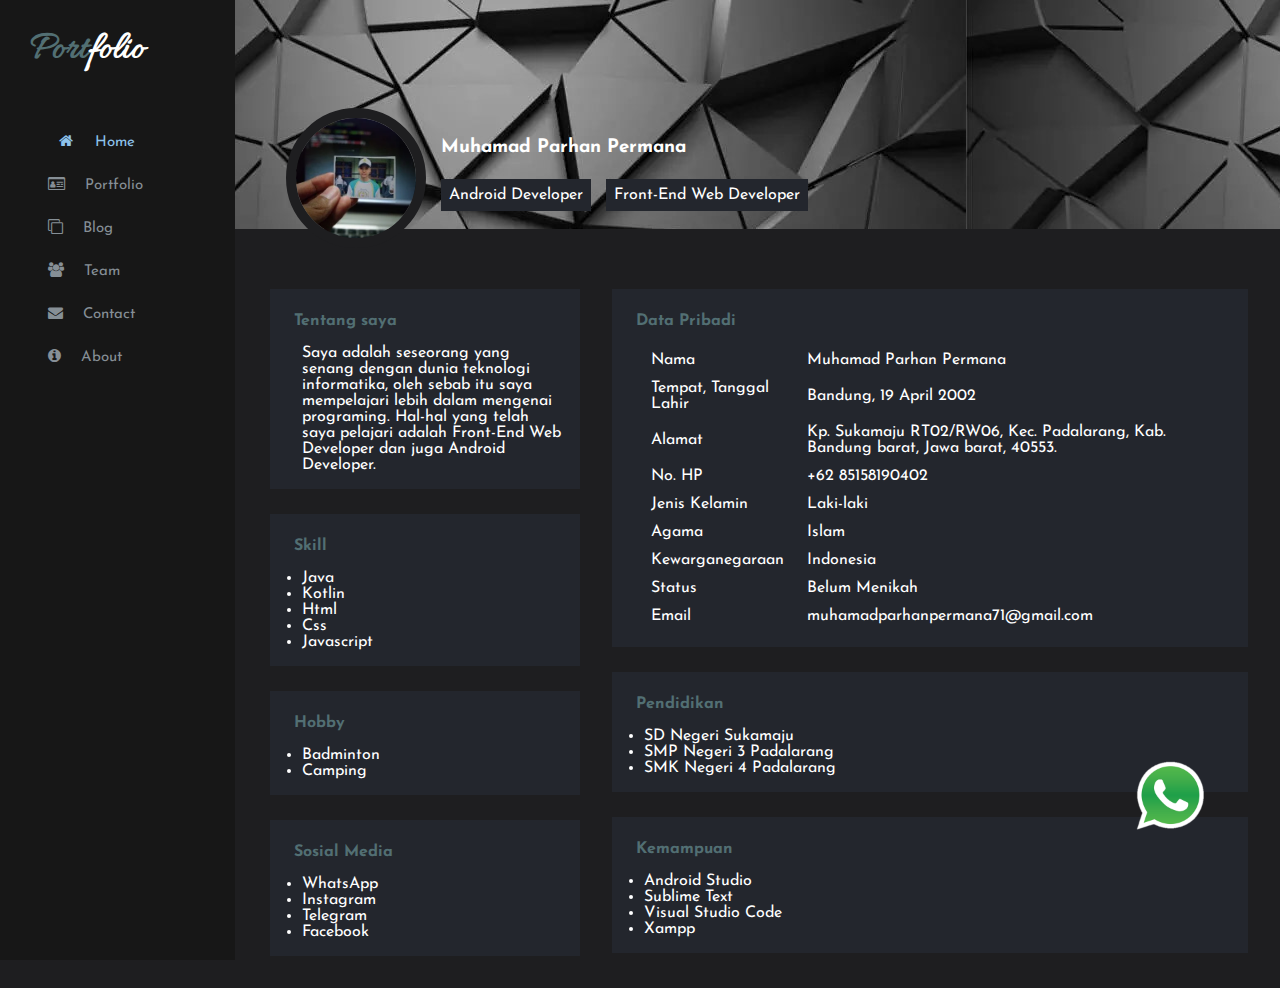
<file: index.html>
<!DOCTYPE html>
<html lang="en">

<head>
    <meta charset="UTF-8">
    <meta http-equiv="X-UA-Compatible" content="IE=edge">
    <meta name="viewport" content="width=device-width, initial-scale=1.0">
    <title>Portfolio</title>
    <link rel="preconnect" href="https://fonts.googleapis.com">
    <link rel="preconnect" href="https://fonts.gstatic.com" crossorigin>
    <link rel="stylesheet" href="css/style.css" />
    <style>
        body {
            background-image: url(images/bg.jpg) !important;
            background-repeat: repeat-x !important;
        }
    </style>
</head>

<body>
    <nav>
        <div class="menu-toggle">
            <input type="checkbox">
            <span></span>
            <span></span>
            <span></span>
        </div>
        <div class="judul">
            <h1 class="judul1">Port</h1>
            <h1 class="judul2">folio</h1>
        </div>
        <ul class="">
            <li><a href="#" class="active"><i class="fa fa-fw fa-home"></i>Home</a></li>
            <li><a href="portfolio.html"><i class="	fa fa-drivers-license-o"></i>Portfolio</a></li>
            <li><a href="blog.html"><i class="fa fa-clone"></i>Blog</a></li>
            <li><a href="team.html"><i class="fa fa-group"></i>Team</a></li>
            <li><a href="contact.html"><i class="fa fa-envelope"></i>Contact</a></li>
            <li><a href="about.html"><i class="fa fa-info-circle"></i>About</a></li>
        </ul>
    </nav>
    <div id="container">
        <div id="header">
            <img src="images/photo.jpg">
            <div>
                <h3>Muhamad Parhan Permana</h3>
                <div class="bio">
                    <p>Android Developer</p>
                    <p>Front-End Web Developer</p>
                </div>
            </div>
        </div>
        <div id="body-container">
            <div class="body-container-1">
                <div class="bg-life">
                    <h4>Tentang saya</h4>
                    <p>Saya adalah seseorang yang senang dengan dunia teknologi informatika, oleh sebab itu saya
                        mempelajari lebih dalam mengenai programing. Hal-hal yang telah saya pelajari adalah Front-End
                        Web Developer dan juga Android Developer.</p>
                </div>
                <div class="skill">
                    <ul>
                        <h4>Skill</h4>
                        <li>Java</li>
                        <li>Kotlin</li>
                        <li>Html</li>
                        <li>Css</li>
                        <li>Javascript</li>
                    </ul>
                </div>
                <div class="hobby">
                    <ul>
                        <h4>Hobby</h4>
                        <li>Badminton</li>
                        <li>Camping</li>
                    </ul>
                </div>
                <div class="sosmed">
                    <ul>
                        <h4>Sosial Media</h4>
                        <li><a href="https://api.whatsapp.com/send?phone=6285158190402" target="_blank">WhatsApp</a>
                        </li>
                        <li><a href="https://msng.link/o/?farhan.pmn=ig" target="_blank">Instagram</a></li>
                        <li><a href="https://tttttt.me/MuhamadParhanPermana" target="_blank">Telegram</a></li>
                        <li><a href="https://web.facebook.com/farhan.pmn19/" target="_blank">Facebook</a></li>
                    </ul>
                </div>
            </div>
            <div class="body-container-2">
                <div class="data">
                    <table>
                        <h4>Data Pribadi</h4>
                        <tr>
                            <td>Nama</td>
                            <td>Muhamad Parhan Permana</td>
                        </tr>
                        <tr>
                            <td>Tempat, Tanggal Lahir</td>
                            <td>Bandung, 19 April 2002</td>
                        </tr>
                        <tr>
                            <td>Alamat</td>
                            <td>Kp. Sukamaju RT02/RW06, Kec. Padalarang, Kab. Bandung barat, Jawa barat, 40553.</td>
                        </tr>
                        <tr>
                            <td>No. HP</td>
                            <td>+62 85158190402</td>
                        </tr>
                        <tr>
                            <td>Jenis Kelamin</td>
                            <td>Laki-laki</td>
                        </tr>
                        <tr>
                            <td>Agama</td>
                            <td>Islam</td>
                        </tr>
                        <tr>
                            <td>Kewarganegaraan</td>
                            <td>Indonesia</td>
                        </tr>
                        <tr>
                            <td>Status</td>
                            <td>Belum Menikah</td>
                        </tr>
                        <tr>
                            <td>Email</td>
                            <td>muhamadparhanpermana71@gmail.com</td>
                        </tr>
                    </table>
                </div>
                <div class="pendidikan">
                    <ul>
                        <h4>Pendidikan</h4>
                        <li>SD Negeri Sukamaju</li>
                        <li>SMP Negeri 3 Padalarang</li>
                        <li>SMK Negeri 4 Padalarang</li>
                    </ul>
                </div>
                <div class="kemampuan">
                    <ul>
                        <h4>Kemampuan</h4>
                        <li>Android Studio</li>
                        <li>Sublime Text</li>
                        <li>Visual Studio Code</li>
                        <li>Xampp</li>
                    </ul>
                </div>
            </div>
        </div>
    </div>
    <div class="wa">
        <a href="https://api.whatsapp.com/send?phone=6285158190402" target="_blank"><img src="images/wabg.png"></a>
    </div>
    <script src="js/script.js"></script>
</body>

</html>
</file>
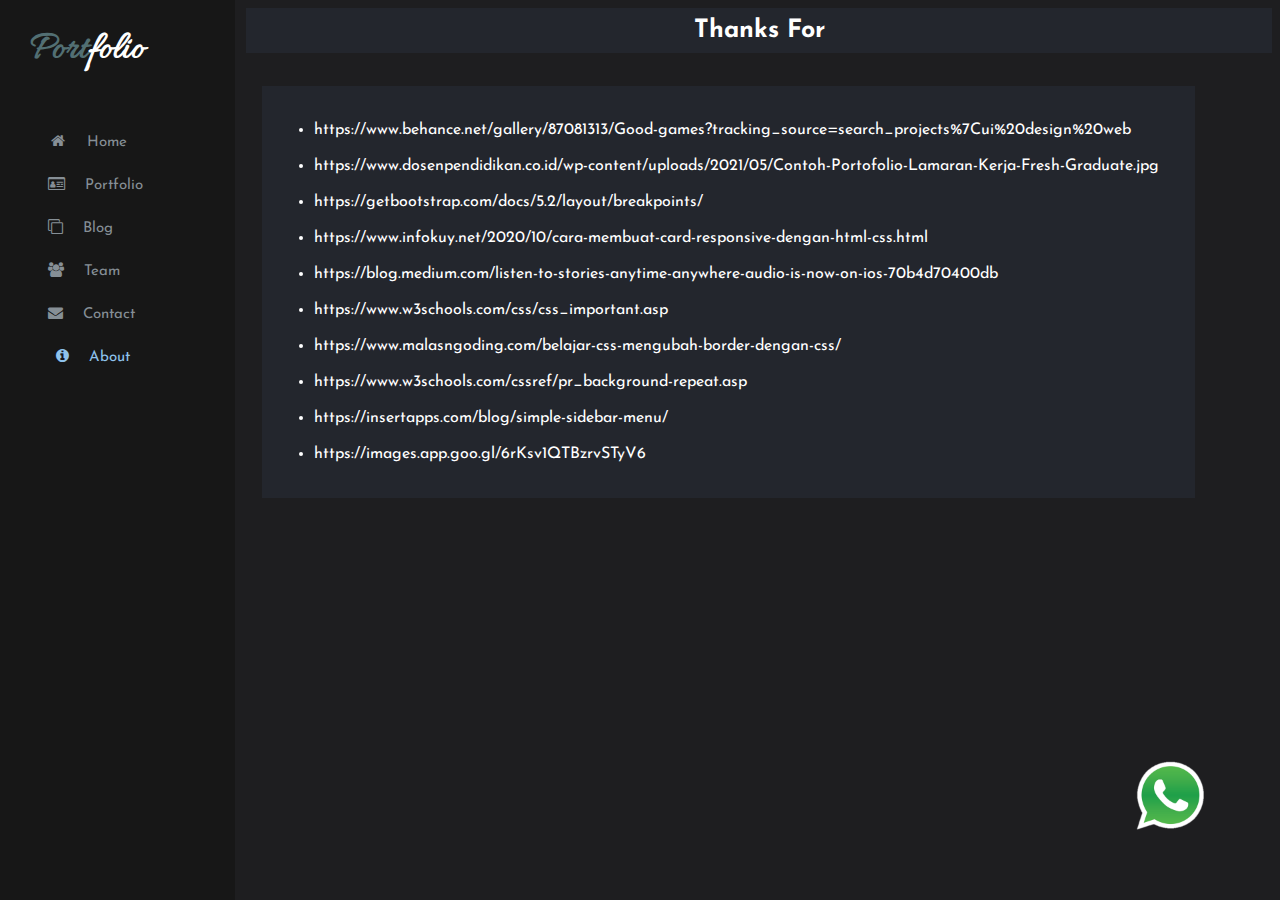
<file: about.html>
<!DOCTYPE html>
<html lang="en">

<head>
    <meta charset="UTF-8">
    <meta http-equiv="X-UA-Compatible" content="IE=edge">
    <meta name="viewport" content="width=device-width, initial-scale=1.0">
    <title>Portfolio</title>
    <link rel="preconnect" href="https://fonts.googleapis.com">
    <link rel="preconnect" href="https://fonts.gstatic.com" crossorigin>
    <link rel="stylesheet" href="css/style.css" />
    <style>
        .card-body {
            padding: 10px;
        }

        .card-body h4 {
            margin-top: 8px;
            margin-bottom: 10px;
        }
    </style>
</head>

<body>
    <nav>
        <div class="menu-toggle">
            <input type="checkbox">
            <span></span>
            <span></span>
            <span></span>
        </div>
        <div class="judul">
            <h1 class="judul1">Port</h1>
            <h1 class="judul2">folio</h1>
        </div>
        <ul>
            <li><a href="index.html"><i class="fa fa-fw fa-home"></i>Home</a></li>
            <li><a href="portfolio.html"><i class="	fa fa-drivers-license-o"></i>Portfolio</a></li>
            <li><a href="blog.html"><i class="fa fa-clone"></i>Blog</a></li>
            <li><a href="team.html"><i class="fa fa-group"></i>Team</a></li>
            <li><a href="contact.html"><i class="fa fa-envelope"></i>Contact</a></li>
            <li><a href="#" class="active"><i class="fa fa-info-circle"></i>About</a></li>
        </ul>
    </nav>
    <div id="container">
        <h2>Thanks For</h2>
        <div id="body-container">
            <div class="about">
                <ul>
                    <li>https://www.behance.net/gallery/87081313/Good-games?tracking_source=search_projects%7Cui%20design%20web
                    </li>
                    <li>https://www.dosenpendidikan.co.id/wp-content/uploads/2021/05/Contoh-Portofolio-Lamaran-Kerja-Fresh-Graduate.jpg
                    </li>
                    <li>https://getbootstrap.com/docs/5.2/layout/breakpoints/</li>
                    <li>https://www.infokuy.net/2020/10/cara-membuat-card-responsive-dengan-html-css.html</li>
                    <li>https://blog.medium.com/listen-to-stories-anytime-anywhere-audio-is-now-on-ios-70b4d70400db</li>
                    <li>https://www.w3schools.com/css/css_important.asp</li>
                    <li>https://www.malasngoding.com/belajar-css-mengubah-border-dengan-css/</li>
                    <li>https://www.w3schools.com/cssref/pr_background-repeat.asp</li>
                    <li>https://insertapps.com/blog/simple-sidebar-menu/</li>
                    <li>https://images.app.goo.gl/6rKsv1QTBzrvSTyV6</li>
                </ul>
            </div>
        </div>
    </div>
    </div>
    <div class="wa">
        <a href="https://api.whatsapp.com/send?phone=6285158190402" target="_blank"><img src="images/wabg.png"></a>
    </div>
    <script src="js/script.js"></script>
</body>

</html>
</file>
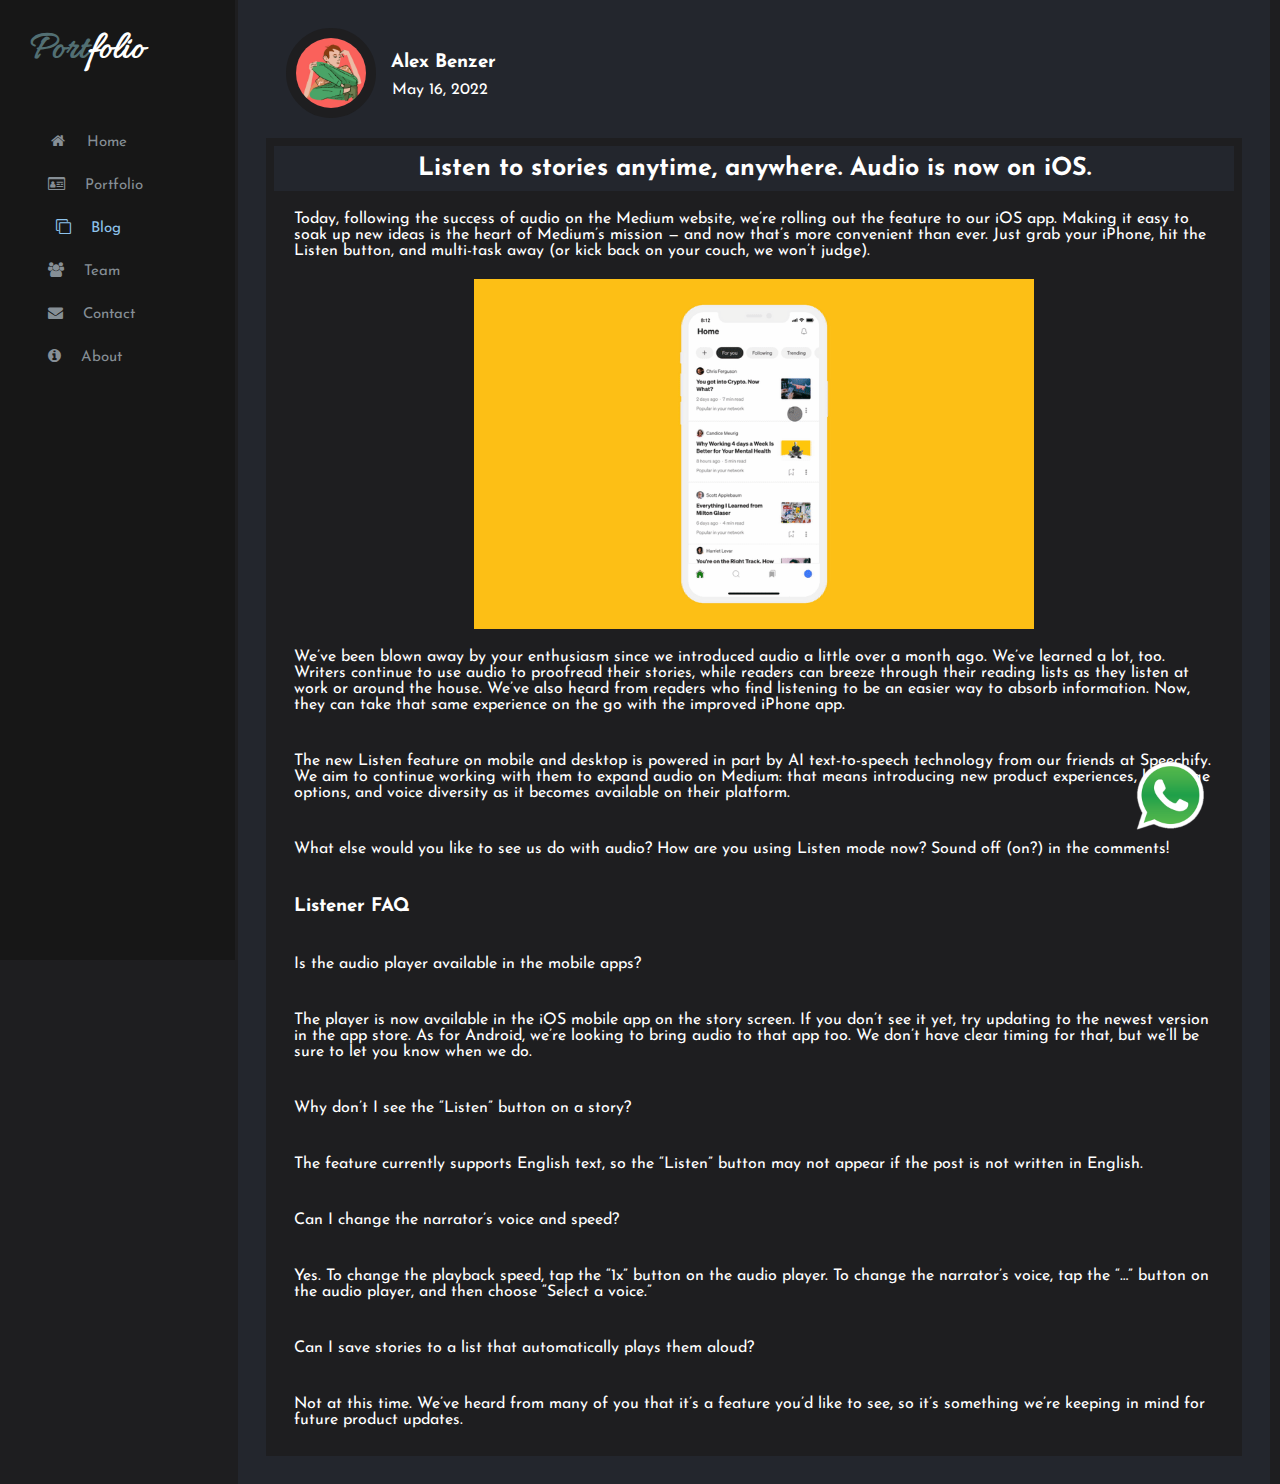
<file: blog.html>
<!DOCTYPE html>
<html lang="en">

<head>
    <meta charset="UTF-8">
    <meta http-equiv="X-UA-Compatible" content="IE=edge">
    <meta name="viewport" content="width=device-width, initial-scale=1.0">
    <title>Portfolio</title>
    <link rel="preconnect" href="https://fonts.googleapis.com">
    <link rel="preconnect" href="https://fonts.gstatic.com" crossorigin>
    <link rel="stylesheet" href="css/style.css" />
    <style>
        #container {
            margin-right: 10px !important;
            background-color: rgb(35, 38, 45) !important;
        }

        #header {
            display: flex !important;
            padding-top: 20px !important;
            padding-left: 40px !important;
        }

        #header img {
            height: 70px !important;
            border-radius: 100% !important;
        }

        #header h3 {
            margin-left: 15px;
            margin-top: 25px;
        }

        #header p {
            padding: 8px;
            margin-left: 8px;
            margin-top: 2px;
        }

        #body-container {
            margin: 20px;
            background-color: rgb(30, 30, 32);
            color: white;
            justify-content: center;
            flex-direction: column;
        }

        #body-container p {
            margin: 20px;
        }

        #body-container img {
            margin-right: 200px;
            margin-left: 200px;
        }

        @media screen and (max-width: 768px) {
            #header img {
                height: auto !important;
            }

            #header h3 {
                margin-left: 0px;
                margin-top: 25px;
                margin-right: 50px;
            }

            #header p {
                padding: 8px;
                margin-left: 0px;
                margin-top: 2px;
            }

            #body-container img {
                margin-right: 50px;
                margin-left: 50px;
            }
        }
    </style>
</head>

<body>
    <nav>
        <div class="menu-toggle">
            <input type="checkbox">
            <span></span>
            <span></span>
            <span></span>
        </div>
        <div class="judul">
            <h1 class="judul1">Port</h1>
            <h1 class="judul2">folio</h1>
        </div>
        <ul>
            <li><a href="index.html"><i class="fa fa-fw fa-home"></i>Home</a></li>
            <li><a href="portfolio.html"><i class="	fa fa-drivers-license-o"></i>Portfolio</a></li>
            <li><a href="#" class="active"><i class="fa fa-clone"></i>Blog</a></li>
            <li><a href="team.html"><i class="fa fa-group"></i>Team</a></li>
            <li><a href="contact.html"><i class="fa fa-envelope"></i>Contact</a></li>
            <li><a href="about.html"><i class="fa fa-info-circle"></i>About</a></li>
        </ul>
    </nav>
    <div id="container">
        <div id="header">
            <img src="images/alex.jpg">
            <div>
                <h3>Alex Benzer</h3>
                <div class="bio">
                    <p>May 16, 2022</p>
                </div>
            </div>
        </div>
        <div id="body-container">
            <h2>Listen to stories anytime, anywhere. Audio is now on iOS.</h2>
            <p>Today, following the success of audio on the Medium website, we’re rolling out the feature to our iOS
                app. Making it easy to soak up new ideas is the heart of Medium’s mission — and now that’s more
                convenient than ever. Just grab your iPhone, hit the Listen button, and multi-task away (or kick back on
                your couch, we won’t judge).</p>
            <img src="images/blog.gif">
            <p>We’ve been blown away by your enthusiasm since we introduced audio a little over a month ago. We’ve
                learned a lot, too. Writers continue to use audio to proofread their stories, while readers can breeze
                through their reading lists as they listen at work or around the house. We’ve also heard from readers
                who find listening to be an easier way to absorb information. Now, they can take that same experience on
                the go with the improved iPhone app.</p>
            <p>The new Listen feature on mobile and desktop is powered in part by AI text-to-speech technology from our
                friends at Speechify. We aim to continue working with them to expand audio on Medium: that means
                introducing new product experiences, language options, and voice diversity as it becomes available on
                their platform.</p>
            <p>What else would you like to see us do with audio? How are you using Listen mode now? Sound off (on?) in
                the comments!</p>
            <h3 style="margin: 20px;">Listener FAQ</h3>
            <p>Is the audio player available in the mobile apps?</p>
            <p>The player is now available in the iOS mobile app on the story screen. If you don’t see it yet, try
                updating to the newest version in the app store. As for Android, we’re looking to bring audio to that
                app too. We don’t have clear timing for that, but we’ll be sure to let you know when we do.</p>
            <p>Why don’t I see the “Listen” button on a story?</p>
            <p>The feature currently supports English text, so the “Listen” button may not appear if the post is not
                written in English.</p>
            <p>Can I change the narrator’s voice and speed?</p>
            <p>Yes. To change the playback speed, tap the “1x” button on the audio player. To change the narrator’s
                voice, tap the “…” button on the audio player, and then choose “Select a voice.”</p>
            <p>Can I save stories to a list that automatically plays them aloud?</p>
            <p>Not at this time. We’ve heard from many of you that it’s a feature you’d like to see, so it’s something
                we’re keeping in mind for future product updates.</p>
        </div>
    </div>
    <div class="wa">
        <a href="https://api.whatsapp.com/send?phone=6285158190402" target="_blank"><img src="images/wabg.png"></a>
    </div>
    <script src="js/script.js"></script>
</body>

</html>
</file>
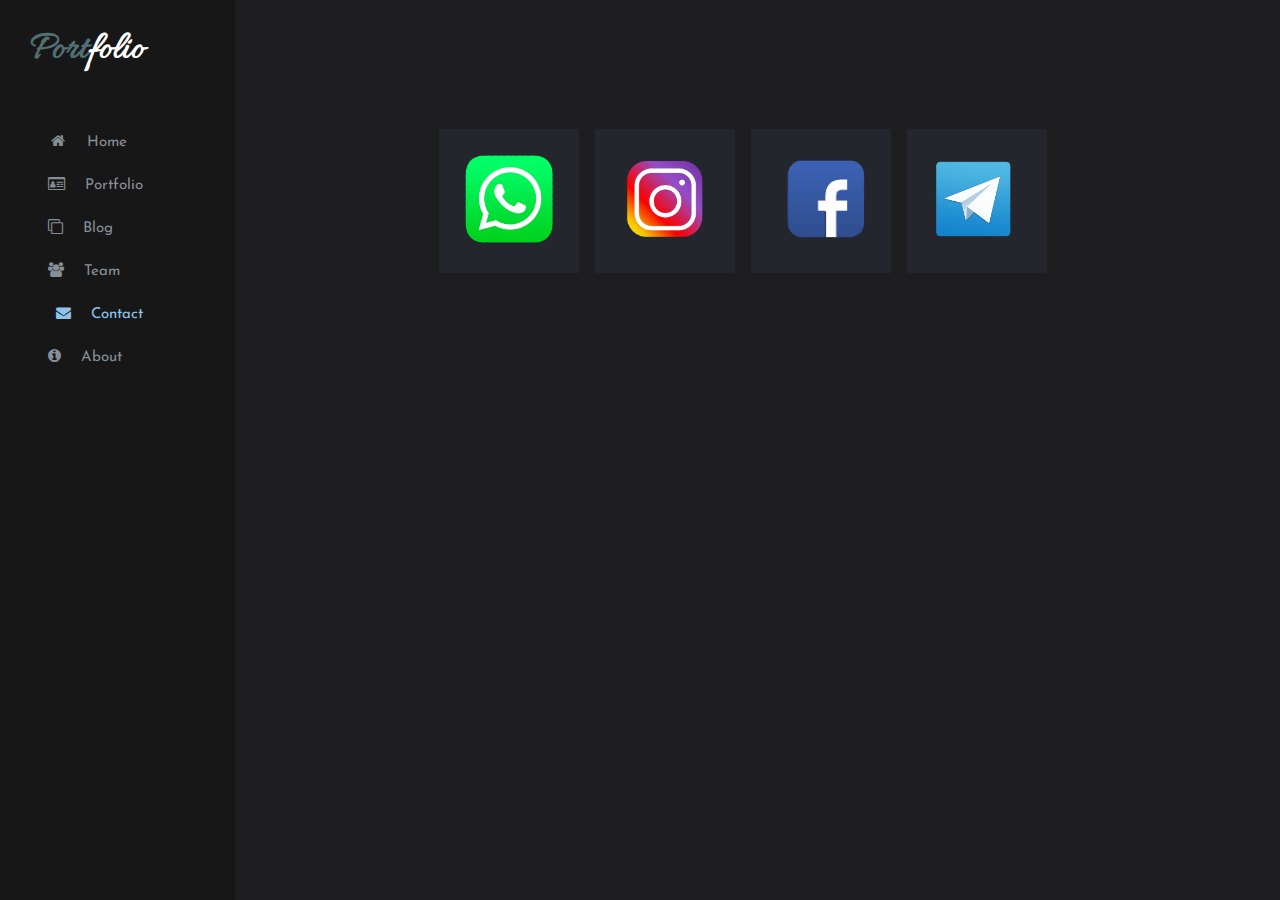
<file: contact.html>
<!DOCTYPE html>
<html lang="en">

<head>
    <meta charset="UTF-8">
    <meta http-equiv="X-UA-Compatible" content="IE=edge">
    <meta name="viewport" content="width=device-width, initial-scale=1.0">
    <title>Portfolio</title>
    <link rel="preconnect" href="https://fonts.googleapis.com">
    <link rel="preconnect" href="https://fonts.gstatic.com" crossorigin>
    <link rel="stylesheet" href="css/style.css" />
    <style>
        #container {
            padding-top: 111px;
            padding-right: 40px;
        }

        #body-container-pf {
            justify-content: center;
            grid-template-columns: repeat(8, 1fr);
        }

        .card-header {
            width: 100px;
        }

        .card-header img {
            width: 100px;
            height: 100px;
        }

        .card-body {
            width: 100px;
        }
    </style>
</head>

<body>
    <nav>
        <div class="menu-toggle">
            <input type="checkbox">
            <span></span>
            <span></span>
            <span></span>
        </div>
        <div class="judul">
            <h1 class="judul1">Port</h1>
            <h1 class="judul2">folio</h1>
        </div>
        <ul>
            <li><a href="index.html"><i class="fa fa-fw fa-home"></i>Home</a></li>
            <li><a href="portfolio.html"><i class="	fa fa-drivers-license-o"></i>Portfolio</a></li>
            <li><a href="blog.html"><i class="fa fa-clone"></i>Blog</a></li>
            <li><a href="team.html"><i class="fa fa-group"></i>Team</a></li>
            <li><a href="#" class="active"><i class="fa fa-envelope"></i>Contact</a></li>
            <li><a href="about.html"><i class="fa fa-info-circle"></i>About</a></li>
        </ul>
    </nav>
    <div id="container">
        <div id="body-container-pf">
            <div class="card">
                <div class="card-header">
                    <a href="https://api.whatsapp.com/send?phone=6285158190402" target="_blank"><img
                            src="images/wa.png"></a>
                </div>
            </div>
            <div class="card">
                <div class="card-header">
                    <a href="https://msng.link/o/?farhan.pmn=ig" target="_blank"><img src="images/ig.png"></a>
                </div>
            </div>
            <div class="card">
                <div class="card-header">
                    <a href="https://web.facebook.com/farhan.pmn19/" target="_blank"><img src="images/fb.png"></a>
                </div>
            </div>
            <div class="card">
                <div class="card-header">
                    <a href="https://tttttt.me/MuhamadParhanPermana" target="_blank"><img src="images/tele.png"></a>
                </div>
            </div>
        </div>
    </div>
    <script src="js/script.js"></script>
</body>

</html>
</file>
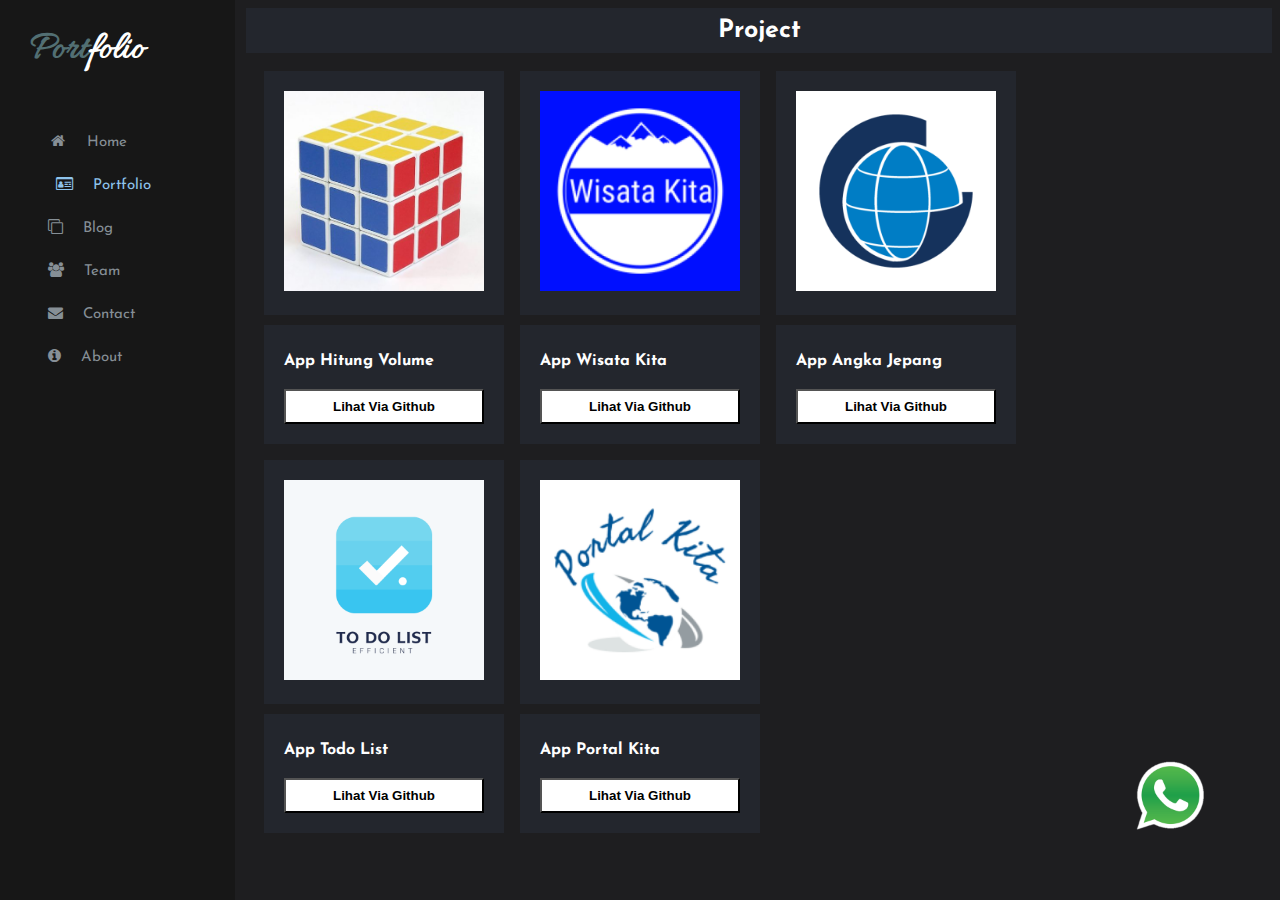
<file: portfolio.html>
<!DOCTYPE html>
<html lang="en">

<head>
    <meta charset="UTF-8">
    <meta http-equiv="X-UA-Compatible" content="IE=edge">
    <meta name="viewport" content="width=device-width, initial-scale=1.0">
    <title>Portfolio</title>
    <link rel="preconnect" href="https://fonts.googleapis.com">
    <link rel="preconnect" href="https://fonts.gstatic.com" crossorigin>
    <link rel="stylesheet" href="css/style.css" />
</head>

<body>
    <nav>
        <div class="menu-toggle">
            <input type="checkbox">
            <span></span>
            <span></span>
            <span></span>
        </div>
        <div class="judul">
            <h1 class="judul1">Port</h1>
            <h1 class="judul2">folio</h1>
        </div>
        <ul>
            <li><a href="index.html"><i class="fa fa-fw fa-home"></i>Home</a></li>
            <li><a href="#" class="active"><i class="fa fa-drivers-license-o"></i>Portfolio</a></li>
            <li><a href="blog.html"><i class="fa fa-clone"></i>Blog</a></li>
            <li><a href="team.html"><i class="fa fa-group"></i>Team</a></li>
            <li><a href="contact.html"><i class="fa fa-envelope"></i>Contact</a></li>
            <li><a href="about.html"><i class="fa fa-info-circle"></i>About</a></li>
        </ul>
    </nav>
    <div id="container">
        <h2>Project</h2>
        <div id="body-container-pf">
            <div class="card">
                <div class="card-header">
                    <img src="images/app hitung volume.jpg">
                </div>
                <div class="card-body">
                    <h4>App Hitung Volume</h4>
                    <button class="btn-portf"><a
                            href="https://github.com/MuhamadParhanPermana/Belajar-membuat-aplikasi-android-hitung-volume/tree/master">Lihat
                            Via Github</a></button>
                </div>
            </div>

            <div class="card">
                <div class="card-header">
                    <img src="images/app wisata kita.png">
                </div>
                <div class="card-body">
                    <h4>App Wisata Kita</h4>
                    <button class="btn-portf"><a
                            href="https://github.com/MuhamadParhanPermana/Belajar-membuat-aplikasi-android-wisata-kita">Lihat
                            Via Github</a></button>
                </div>
            </div>

            <div class="card">
                <div class="card-header">
                    <img src="images/app angka bahasa jepang.png">
                </div>
                <div class="card-body">
                    <h4>App Angka Jepang</h4>
                    <button class="btn-portf"><a
                            href="https://github.com/MuhamadParhanPermana/Belajar-membuat-aplikasi-android-angka-bahasa-jepang">Lihat
                            Via Github</a></button>
                </div>
            </div>

            <div class="card">
                <div class="card-header">
                    <img src="images/app todo list.png">
                </div>
                <div class="card-body">
                    <h4>App Todo List</h4>
                    <button class="btn-portf"><a
                            href="https://github.com/MuhamadParhanPermana/Belajar_membuat_aplikasi_android_todo_list_berbasis_SQLITE_Database">Lihat
                            Via Github</a></button>
                </div>
            </div>

            <div class="card">
                <div class="card-header">
                    <img src="images/app portal kita.png">
                </div>
                <div class="card-body">
                    <h4>App Portal Kita</h4>
                    <button class="btn-portf"><a
                            href="https://github.com/MuhamadParhanPermana/Belajar-membuat-aplikasi-android-portal-kita">Lihat
                            Via Github</a></button>
                </div>
            </div>
        </div>
    </div>
    </div>
    <div class="wa">
        <a href="https://api.whatsapp.com/send?phone=6285158190402" target="_blank"><img src="images/wabg.png"></a>
    </div>
    <script src="js/script.js"></script>
</body>

</html>
</file>
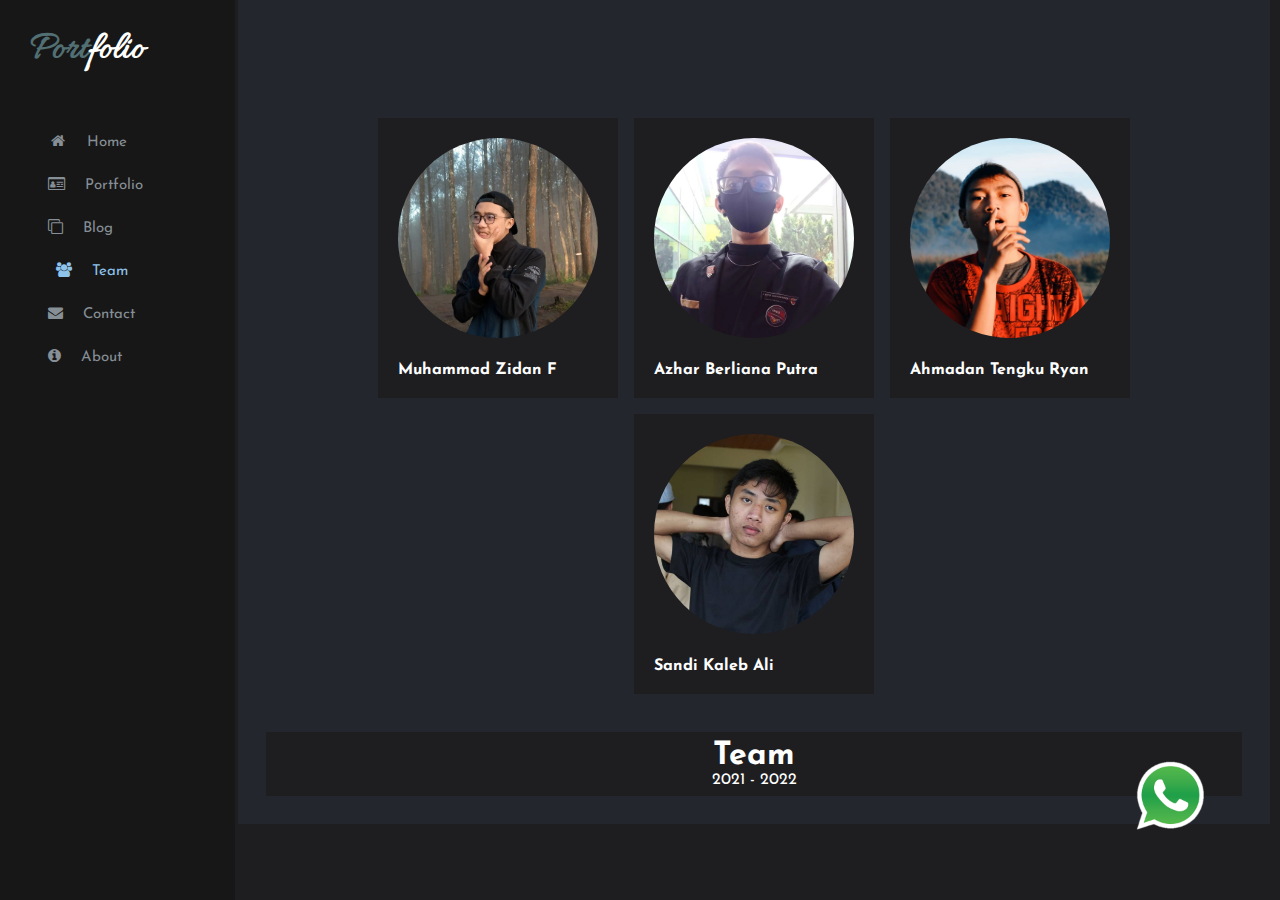
<file: team.html>
<!DOCTYPE html>
<html lang="en">

<head>
    <meta charset="UTF-8">
    <meta http-equiv="X-UA-Compatible" content="IE=edge">
    <meta name="viewport" content="width=device-width, initial-scale=1.0">
    <title>Portfolio</title>
    <link rel="preconnect" href="https://fonts.googleapis.com">
    <link rel="preconnect" href="https://fonts.gstatic.com" crossorigin>
    <link rel="stylesheet" href="css/style.css" />
    <style>
        #container {
            margin-right: 10px !important;
            padding-top: 100px;
            background-color: rgb(35, 38, 45) !important;
        }

        #header {
            display: flex !important;
            padding-top: 20px !important;
            padding-left: 40px !important;
        }

        #header img {
            height: 70px !important;
            border-radius: 100% !important;
        }

        #header h3 {
            margin-left: 15px;
            margin-top: 25px;
        }

        #header p {
            padding: 8px;
            margin-left: 8px;
            margin-top: 2px;
        }

        #body-container {
            margin: 20px;
            background-color: rgb(30, 30, 32);
            color: white;
            flex-direction: column;
        }

        #body-container-pf {
            justify-content: center;
            grid-template-columns: repeat(8, 1fr);
        }
    </style>
</head>

<body>
    <nav>
        <div class="menu-toggle">
            <input type="checkbox">
            <span></span>
            <span></span>
            <span></span>
        </div>
        <div class="judul">
            <h1 class="judul1">Port</h1>
            <h1 class="judul2">folio</h1>
        </div>
        <ul>
            <li><a href="index.html"><i class="fa fa-fw fa-home"></i>Home</a></li>
            <li><a href="portfolio.html"><i class="	fa fa-drivers-license-o"></i>Portfolio</a></li>
            <li><a href="blog.html"><i class="fa fa-clone"></i>Blog</a></li>
            <li><a href="#" class="active"><i class="fa fa-group"></i>Team</a></li>
            <li><a href="contact.html"><i class="fa fa-envelope"></i>Contact</a></li>
            <li><a href="about.html"><i class="fa fa-info-circle"></i>About</a></li>
        </ul>
    </nav>
    <div id="container">
        <div id="body-container-pf">
            <div class="card">
                <div class="card-header" style="background-color: rgb(30,30,32); width: 200px">
                    <img src="images/zidan.jpg" style="border-radius: 100%;">
                    <h4 style="margin-top: 20px; justify-content: center;">Muhammad Zidan F</h4>
                </div>
            </div>
            <div class="card">
                <div class="card-header" style="background-color: rgb(30,30,32); width: 200px">
                    <img src="images/azhar.jpg" style="border-radius: 100%;">
                    <h4 style="margin-top: 20px; justify-content: center;">Azhar Berliana Putra</h4>
                </div>
            </div>
            <div class="card">
                <div class="card-header" style="background-color: rgb(30,30,32); width: 200px">
                    <img src="images/madan.jpg" style="border-radius: 100%;">
                    <h4 style="margin-top: 20px; justify-content: center;">Ahmadan Tengku Ryan</h4>
                </div>
            </div>
            <div class="card">
                <div class="card-header" style="background-color: rgb(30,30,32); width: 200px">
                    <img src="images/sandi.jpg" style="border-radius: 100%;">
                    <h4 style="margin-top: 20px; justify-content: center;">Sandi Kaleb Ali</h4>
                </div>
            </div>
        </div>
        <div id="body-container">
            <center>
                <h1>Team</h1>
                <p>2021 - 2022</p>
            </center>
        </div>
    </div>
    <div class="wa">
        <a href="https://api.whatsapp.com/send?phone=6285158190402" target="_blank"><img src="images/wabg.png"></a>
    </div>
    <script src="js/script.js"></script>
</body>

</html>
</file>
<file: css/style.css>
@import url('https://cdnjs.cloudflare.com/ajax/libs/font-awesome/4.7.0/css/font-awesome.min.css');
@import url('https://fonts.googleapis.com/css2?family=Josefin+Sans:ital,wght@0,100;0,200;0,300;0,400;0,500;0,600;0,700;1,100;1,200;1,300;1,400;1,500;1,600;1,700&display=swap');
@import url('https://fonts.googleapis.com/css2?family=Allura&display=swap');

* {
    margin: 0;
    padding: 0;
}

body {
    font-family: 'Josefin Sans', sans-serif;
    background-color: rgb(30, 30, 32);
}

/* Navigation */

nav {
    display: flex;
    flex-direction: column;
    background-color: rgb(23, 23, 23);
    position: fixed;
    width: 170px;
    height: 100%;
    padding-top: 25px;
    padding-right: 35px;
    padding-left: 30px;
    padding-bottom: 35px;
}

nav ul li {
    list-style: none;
    margin: 10px;
}

nav ul li a {
    display: block;
    width: 100%;
    padding: 8px;
    color: rgb(134, 143, 150);
    font-size: 15px;
    text-decoration: none;
    transition: .4s;
}

nav ul li a:hover,
nav a.active {
    padding-left: 16px;
    color: rgb(142, 195, 236);
}

nav ul li a i {
    margin-right: 20px;
    size: 15px;
}

.judul {
    display: flex;
}

.judul1 {
    font-family: 'Allura', cursive;
    color: rgb(82, 111, 115);
    font-size: 40px;
    margin-bottom: 40px;
}

.judul2 {
    font-family: 'Allura', cursive;
    color: white;
    font-size: 40px;
    margin-bottom: 40px;
}

.menu-toggle {
    display: none;
    flex-direction: column;
    margin: 10px;
    height: 20px;
    justify-content: space-between;
    position: relative;
}

.menu-toggle span {
    display: block;
    width: 28px;
    height: 3px;
    background-color: white;
    border-radius: 3px;
    transition: all 0.5s;
}

.menu-toggle input {
    position: absolute;
    width: 40px;
    height: 28px;
    left: -6px;
    top: -1px;
    opacity: 0;
    cursor: pointer;
    z-index: 2;
}

/* Hamburger Menu Animations */
.menu-toggle span:nth-child(2) {
    transform-origin: 0 0;
}

.menu-toggle span:nth-child(4) {
    transform-origin: 0 100%;
}

.menu-toggle input:checked~span:nth-child(2) {
    transform: rotate(45deg) translate(-1px, -1px);
}

.menu-toggle input:checked~span:nth-child(4) {
    transform: rotate(-45deg) translate(-1px, 0px);
}

.menu-toggle input:checked~span:nth-child(3) {
    opacity: 0;
    transform: scale(0);
}

/* Container */

#container {
    padding: 8px;
    margin-left: 238px;
}

#container h2 {
    display: flex;
    font-size: 25px;
    color: white;
    padding: 10px;
    justify-content: center;
    background-color: rgb(35, 38, 45);
}

/* Header */

#header {
    display: flex;
    padding-top: 100px;
    padding-left: 40px;
}

#header img {
    height: 120px;
    border-radius: 100%;
    border-color: rgb(30, 30, 32);
    border-style: solid;
    border-width: 10px;
}

#header h3 {
    color: white;
    margin-left: 15px;
    margin-top: 30px;
}

#header p {
    flex-direction: row;
    color: white;
    padding: 8px;
    width: max-content;
    background-color: rgb(35, 38, 45);
    margin-left: 15px;
    margin-top: 22px;
}

.bio {
    display: flex;
}

/* Body */

#body-container {
    display: flex;
    padding: 8px;
}

#body-container-pf {
    display: flex;
    flex-wrap: wrap;
    padding: 10px;
}

.body-container-1 {
    flex: 1;
    flex-direction: column;
    padding: 8px;
}

.body-container-2 {
    flex: 2;
    padding: 8px;
}

.bg-life,
.skill,
.hobby,
.sosmed,
.data,
.pendidikan,
.kemampuan,
.about {
    background-color: rgb(35, 38, 45);
    padding: 16px;
    padding-left: 32px;
    margin: 8px;
    margin-top: 25px;
    color: white;
}

.sosmed ul li a {
    text-decoration: none;
    color: white;
}

.about ul li {
    margin: 20px;
}

.bg-life h4,
.skill h4,
.hobby h4,
.sosmed h4,
.data h4,
.pendidikan h4,
.kemampuan h4 {
    margin-top: 8px;
    margin-left: -8px;
    margin-bottom: 16px;
    color: rgb(82, 111, 115);
}

.data table tr td {
    padding: 5px;
}

.card {
    justify-content: space-evenly;
    margin: 8px;
}

.card-header {
    padding: 20px;
    width: 200px;
    background-color: rgb(35, 38, 45);
    color: white;
}

.card-header img {
    width: 200px;
    height: 200px;
    object-fit: cover;
}

.card-body {
    padding: 20px;
    width: 200px;
    margin-top: 10px;
    background-color: rgb(35, 38, 45);
    color: white;
}

.card-body h4 {
    margin-top: 8px;
    margin-bottom: 20px;
}

.btn-portf {
    background-color: white;
    padding: 8px;
    width: 100%;
}

.btn-portf a {
    text-decoration: none;
    color: black;
    font-weight: 600;
}

.wa {
    position: fixed;
    right: 60px;
    bottom: 50px;
}

.wa img {
    width: 100px;
}

/* tablet */

@media screen and (max-width: 992px) {
    nav {
        flex-direction: row;
        background-color: rgb(23, 23, 23);
        width: 100%;
        height: 20px;
        padding-top: 5px;
        padding-right: 35px;
        padding-left: 30px;
        padding-bottom: 35px;
    }

    nav ul {
        display: flex;
        list-style: none;
        justify-content: space-between;
    }

    nav ul li a {
        display: block;
        width: 100%;
        padding: 4px;
        color: rgb(134, 143, 150);
        font-size: 15px;
        text-decoration: none;
        transition: .4s;
    }

    nav ul li a i {
        margin-right: 10px;
        size: 10px;
    }

    #container {
        padding-top: 80px;
        margin-left: 10px;
    }

    .card-header {
        padding: 20px;
        width: 150px;
    }

    .card-header img {
        width: 150px;
        height: 150px;
    }

    .card-body {
        padding: 20px;
        width: 150px;
    }

    .body-container-1 {
        flex: 2 !important;
        flex-direction: column;
        padding: 8px;
    }

    .body-container-2 {
        flex: 1 !important;
        padding: 8px;
    }
}

/* Mobile */

@media screen and (max-width: 768px) {
    .menu-toggle {
        display: flex;
    }

    nav ul {
        position: fixed;
        width: max-content;
        height: auto;
        right: 0;
        top: 0;
        flex-direction: column;
        align-items: flex-start;
        background-color: black;
        z-index: -1;
        transform: translateX(100%);
        transition: all 1s;
        opacity: 0;
    }

    nav ul.slide {
        opacity: 1;
        transform: translateX(0);
    }

    nav ul li {
        padding: 8px;
    }
    
    nav ul li a {
        display: flex;
        width: 100%;
        padding: 8px;
        color: rgb(134, 143, 150);
        font-size: 15px;
        text-decoration: none;
        transition: .4s;
    }
    
    nav ul li a:hover,
    nav a.active {
        padding-left: 16px;
        color: rgb(142, 195, 236);
    }
    
    nav ul li a i {
        margin-right: 20px;
        size: 15px;
    }

    #header {
        flex-direction: column;
        padding-top: 100px;
        align-items: center;
    }
    
    #header img {
        height: 150px;
        width: 150px;
        border-radius: 100%;
        border-color: rgb(30, 30, 32);
        border-style: solid;
        border-width: 10px;
        margin-right: 50px;
    }
    
    #header h3 {
        color: white;
        margin-left: 0px;
        margin-top: 30px;
    }
    
    #header p {
        flex-direction: row;
        color: white;
        padding: 8px;
        width: max-content;
        background-color: rgb(35, 38, 45);
        margin-left: 0px;
        margin-right: 5px;
        margin-top: 22px;
    }
    
    .bio {
        display: flex;
        flex-wrap: wrap;
        justify-content: flex-start;
    }

    .card-header {
        padding: 20px;
        width: 100px;
    }

    .card-header img {
        width: 100px;
        height: 100px;
    }

    .card-body {
        padding: 20px;
        width: 100px;
    }

    #body-container {
        display: flex;
        padding: 8px;
        flex-direction: column;
        justify-content: center;
    }

    #body-container-pf {
        display: flex;
        flex-wrap: wrap;
        align-content: center;
        padding: 10px;
    }
    
    .body-container-1 {
        flex: 1;
        padding: 8px;
    }
    
    .body-container-2 {
        flex: 1;
        padding: 8px;
    }

    .data {
        overflow: auto;
        justify-content: space-evenly;
    }

    .about {
        overflow: auto;
    }

    .wa {
        right: 25px;
        bottom: 30px;
    }

    .wa img {
        width: 70px;
    }
}
</file>
